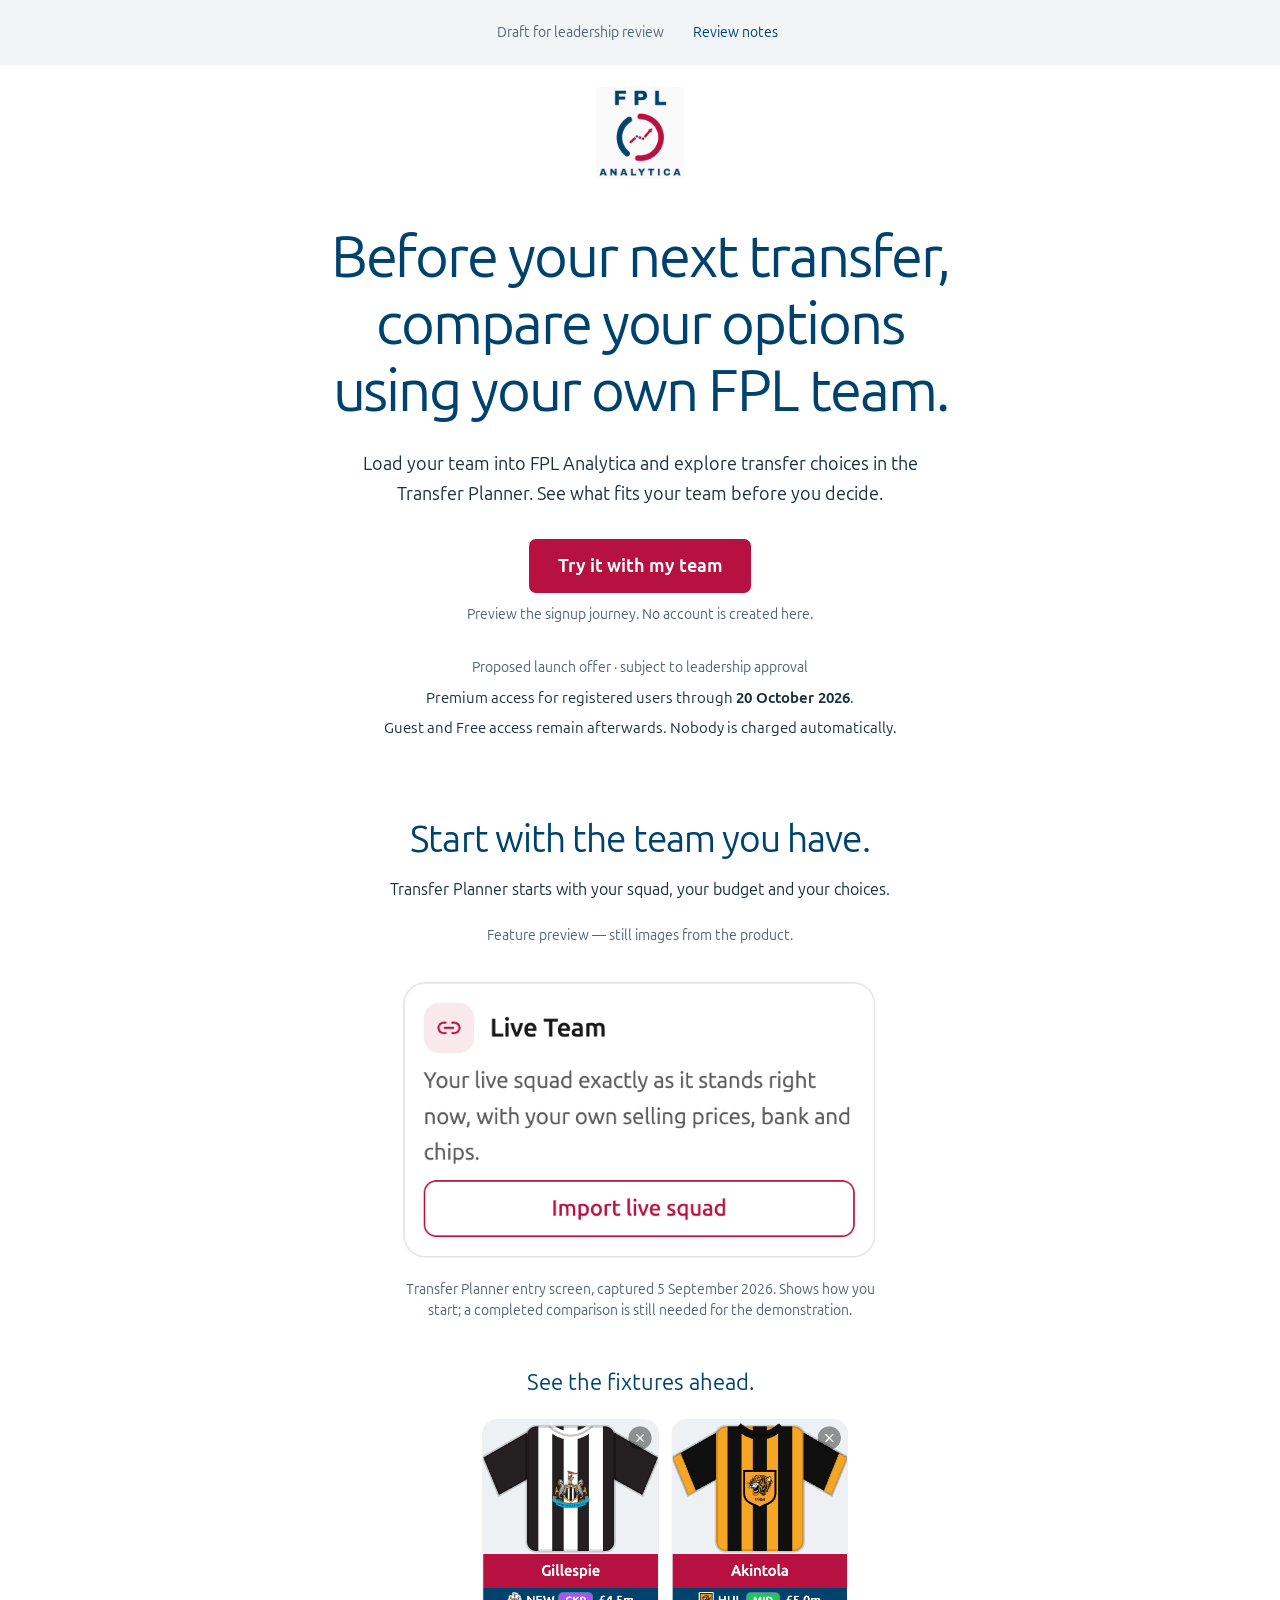
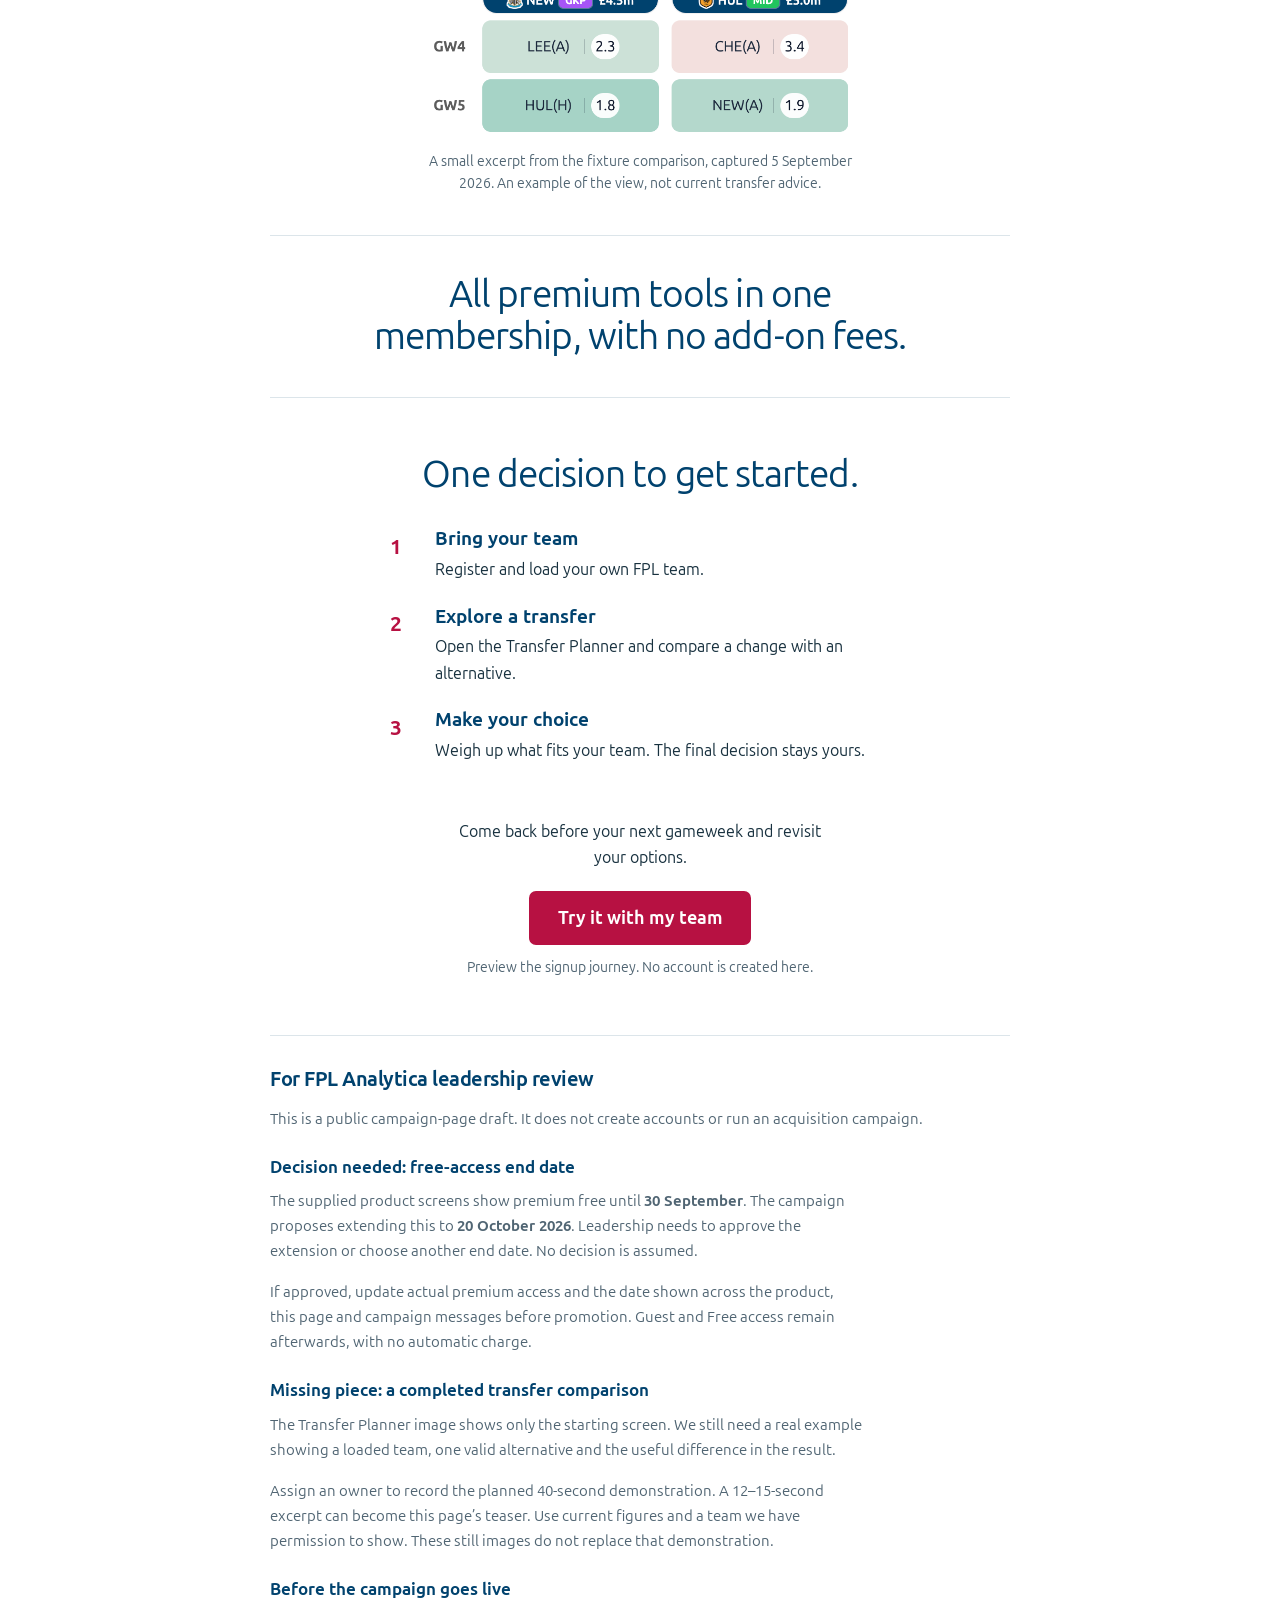
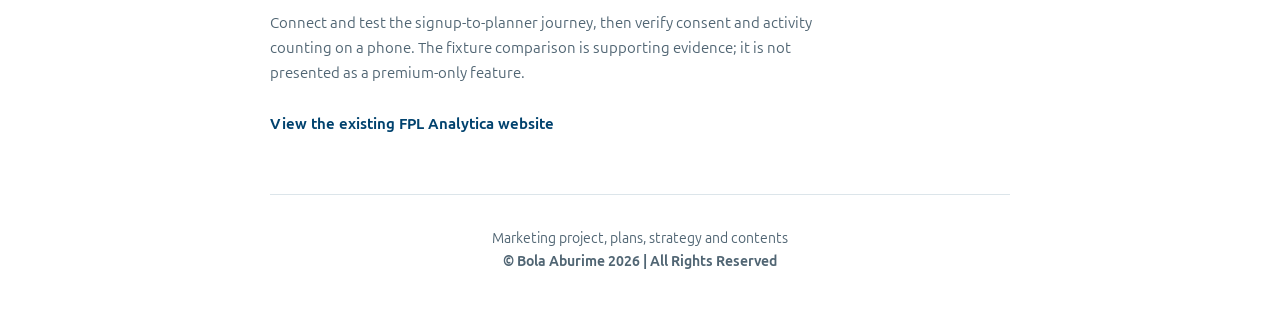
<file: campaign/index.html>
<!doctype html>
<html lang="en-GB"><head><meta charset="utf-8"><meta name="viewport" content="width=device-width, initial-scale=1"><title>FPL Analytica | Transfer planning campaign draft</title><meta name="description" content="Leadership review draft: compare transfer options using your own FPL team."><meta name="robots" content="noindex, nofollow"><link rel="stylesheet" href="./assets/page.css"><script src="./assets/page.js" defer></script></head><body><a class="skip-link" href="#main">Skip to content</a><div class="review-strip"><span>Draft for leadership review</span><a href="#review-notes">Review notes</a></div><header class="site-header"><a class="brand" href="#main" aria-label="FPL Analytica home"><img src="./assets/images/brand-mark.png" alt="FPL Analytica" width="456" height="476" loading="lazy" decoding="async" class="brand-logo"></a></header><main id="main"><section class="hero reading"><h1>Before your next transfer, compare your options using your own FPL team.</h1><p class="intro">Load your team into FPL Analytica and explore transfer choices in the Transfer Planner. See what fits your team before you decide.</p><div class="signup-preview"><button type="button" tabindex="0" aria-expanded="false" class="primary-cta" id="signup-preview-1" aria-controls="signup-handoff-1">Try it with my team</button><p class="preview-hint">Preview the signup journey. No account is created here.</p><div class="handoff-panel" id="signup-handoff-1" hidden="hidden" role="region" aria-labelledby="signup-preview-1"><h2>Your intended next step</h2><p>The approved campaign will take you to FPL Analytica’s existing signup, then back to the Transfer Planner with your own team.</p><p>This draft does not collect your details or connect to your FPL account.</p></div></div><div class="offer"><span>Proposed launch offer · subject to leadership approval</span><p>Premium access for registered users through <strong>20 October 2026</strong>.</p><p>Guest and Free access remain afterwards. Nobody is charged automatically.</p></div></section><section class="product-section reading" aria-labelledby="product-title"><h2 id="product-title">Start with the team you have.</h2><p>Transfer Planner starts with your squad, your budget and your choices.</p><p class="feature-preview-label">Feature preview — still images from the product.</p><figure class="planner-preview"><img src="./assets/images/transfer-planner-preview.png" alt="Transfer Planner entry option: Live Team, with your selling prices, bank and chips, and an Import live squad button. This is a screenshot." width="608" height="365" loading="lazy" decoding="async"><figcaption>Transfer Planner entry screen, captured 5 September 2026. Shows how you start; a completed comparison is still needed for the demonstration.</figcaption></figure><figure class="fixture-preview"><h3>See the fixtures ahead.</h3><img src="./assets/images/fixture-comparison-preview.png" alt="Fixture comparison excerpt for Gillespie and Akintola across gameweeks 4 and 5, using the product's colour-coded fixture view." width="818" height="603" loading="lazy" decoding="async"><figcaption>A small excerpt from the fixture comparison, captured 5 September 2026. An example of the view, not current transfer advice.</figcaption></figure></section><section class="promise reading"><h2>All premium tools in one membership, with no add-on fees.</h2></section><section class="how reading" aria-labelledby="how-title"><h2 id="how-title">One decision to get started.</h2><ol><li><h3>Bring your team</h3><p>Register and load your own FPL team.</p></li><li><h3>Explore a transfer</h3><p>Open the Transfer Planner and compare a change with an alternative.</p></li><li><h3>Make your choice</h3><p>Weigh up what fits your team. The final decision stays yours.</p></li></ol><p class="return-note">Come back before your next gameweek and revisit your options.</p><div class="signup-preview"><button type="button" tabindex="0" aria-expanded="false" class="primary-cta" id="signup-preview-2" aria-controls="signup-handoff-2">Try it with my team</button><p class="preview-hint">Preview the signup journey. No account is created here.</p><div class="handoff-panel" id="signup-handoff-2" hidden="hidden" role="region" aria-labelledby="signup-preview-2"><h2>Your intended next step</h2><p>The approved campaign will take you to FPL Analytica’s existing signup, then back to the Transfer Planner with your own team.</p><p>This draft does not collect your details or connect to your FPL account.</p></div></div></section><aside id="review-notes" class="review-notes reading"><h2>For FPL Analytica leadership review</h2><p>This is a public campaign-page draft. It does not create accounts or run an acquisition campaign.</p><div class="review-item"><h3>Decision needed: free-access end date</h3><p>The supplied product screens show premium free until <strong>30 September</strong>. The campaign proposes extending this to <strong>20 October 2026</strong>. Leadership needs to approve the extension or choose another end date. No decision is assumed.</p><p>If approved, update actual premium access and the date shown across the product, this page and campaign messages before promotion. Guest and Free access remain afterwards, with no automatic charge.</p></div><div class="review-item"><h3>Missing piece: a completed transfer comparison</h3><p>The Transfer Planner image shows only the starting screen. We still need a real example showing a loaded team, one valid alternative and the useful difference in the result.</p><p>Assign an owner to record the planned 40-second demonstration. A 12–15-second excerpt can become this page’s teaser. Use current figures and a team we have permission to show. These still images do not replace that demonstration.</p></div><div class="review-item"><h3>Before the campaign goes live</h3><p>Connect and test the signup-to-planner journey, then verify consent and activity counting on a phone. The fixture comparison is supporting evidence; it is not presented as a premium-only feature.</p></div><p><a class="text-link" href="https://www.fplanalytica.co.uk" target="_blank" rel="noopener noreferrer">View the existing FPL Analytica website</a></p></aside></main><footer class="site-footer reading"><p>Marketing project, plans, strategy and contents<br><strong>© Bola Aburime 2026 | All Rights Reserved</strong></p></footer></body></html>
</file>
